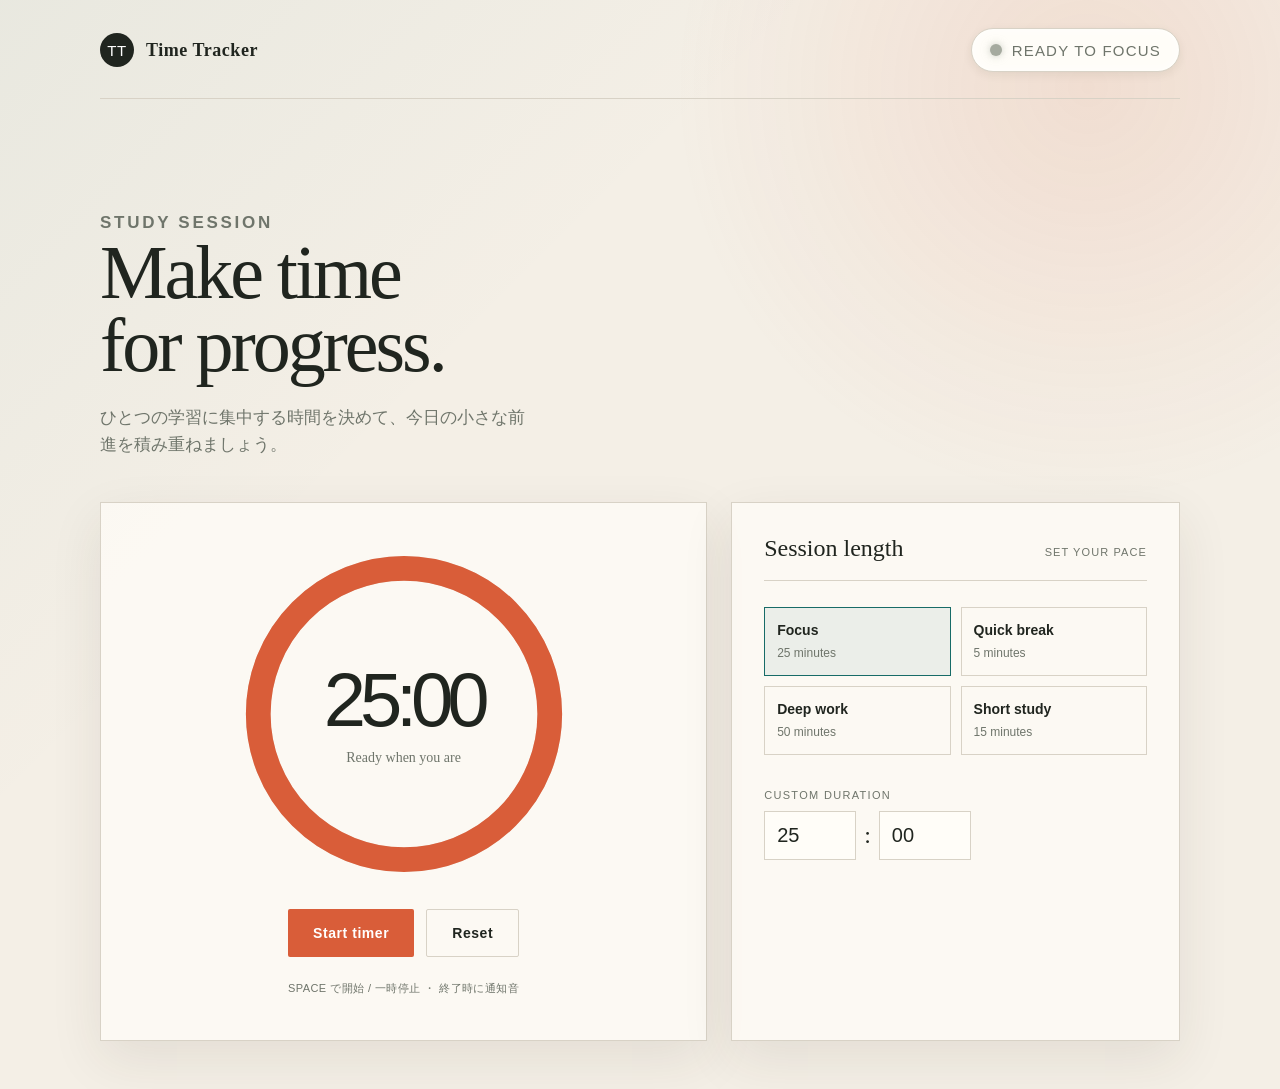
<file: index.html>
<!doctype html>
<html lang="ja">
<head>
	<meta charset="utf-8">
	<meta name="viewport" content="width=device-width, initial-scale=1">
	<meta name="theme-color" content="#f4efe6">
	<title>Focus Timer | Time Tracker</title>
	<link rel="stylesheet" href="style.css">

</head>
<body>
	<main class="shell">
		<header class="topbar"><div class="brand"><span class="brand-mark">TT</span><span>Time Tracker</span></div><div id="status" class="status">Ready to focus</div></header>
		<section class="content">
			<div class="intro"><p class="eyebrow">Study session</p><h1>Make time<br>for progress.</h1><p>ひとつの学習に集中する時間を決めて、今日の小さな前進を積み重ねましょう。</p></div>
			<div class="workspace">
				<section class="timer-panel" aria-label="タイマー"><div class="dial" aria-live="polite"><svg viewBox="0 0 120 120" aria-hidden="true"><circle class="dial-track" cx="60" cy="60" r="53"></circle><circle id="progress" class="dial-progress" cx="60" cy="60" r="53"></circle></svg><div class="dial-copy"><div id="time" class="time">25:00</div><div id="timeLabel" class="time-label">Ready when you are</div></div></div><div class="controls"><button id="startButton" class="primary" type="button">Start timer</button><button id="resetButton" class="secondary" type="button">Reset</button></div><p class="hint">SPACE で開始 / 一時停止 ・ 終了時に通知音</p></section>
				<aside class="settings-panel"><div class="panel-heading"><h2>Session length</h2><span>Set your pace</span></div><div class="preset-list" aria-label="時間プリセット"><button class="preset active" type="button" data-minutes="25"><strong>Focus</strong><small>25 minutes</small></button><button class="preset" type="button" data-minutes="5"><strong>Quick break</strong><small>5 minutes</small></button><button class="preset" type="button" data-minutes="50"><strong>Deep work</strong><small>50 minutes</small></button><button class="preset" type="button" data-minutes="15"><strong>Short study</strong><small>15 minutes</small></button></div><label class="field-label" for="minutes">Custom duration</label><div class="duration-fields"><input id="minutes" type="number" min="0" max="999" value="25" inputmode="numeric" aria-label="分"><span class="colon">:</span><input id="seconds" type="number" min="0" max="59" value="00" inputmode="numeric" aria-label="秒"></div><div id="notice" class="notice" role="status"></div></aside>
			</div>
		</section>
	</main>
	<script src="script.js"></script>

</body>
</html>
</file>
<file: style.css>
:root {
  --paper: #f4efe6;
  --ink: #20251f;
  --muted: #6f756b;
  --line: #d8d2c6;
  --card: #fffdf8;
  --accent: #d95d39;
  --accent-dark: #aa3e26;
  --teal: #176b67;
  --shadow: 0 18px 50px rgba(55,45,30,0.09);
}

* {
  box-sizing: border-box;
}

body {
  min-width: 320px;
  margin: 0;
  color: var(--ink);
  background: var(--paper);
  font-family: Georgia, "Times New Roman", serif;
}

button,
input {
  font: inherit;
}

button {
  cursor: pointer;
}

.shell {
  min-height: 100vh;
  padding: 28px clamp(20px, 5vw, 72px) 48px;
  background: radial-gradient(circle at 85% 8%, rgba(217, 93, 57, 0.12), transparent 28%), linear-gradient(135deg, rgba(23, 107, 103, 0.05), transparent 35%);
}

.topbar,
.content {
  width: min(1080px, 100%);
  margin: auto;
}

.topbar {
  display: flex;
  align-items: center;
  justify-content: space-between;
  padding-bottom: 26px;
  border-bottom: 1px solid var(--line);
}

.brand {
  display: flex;
  align-items: center;
  gap: 12px;
  font-size: 18px;
  font-weight: bold;
  letter-spacing: 0.03em;
}

.brand-mark {
  display: grid;
  place-items: center;
  width: 34px;
  height: 34px;
  color: white;
  background: var(--ink);
  border-radius: 50%;
  font: 15px Arial, sans-serif;
}

/* .status {
  display: flex;
  align-items: center;
  gap: 8px;
  color: var(--muted);
  font: 12px Arial, sans-serif;
  letter-spacing: 0.08em;
  text-transform: uppercase;
} */
/* .status {
    display: flex;
    align-items: center;
    gap: 8px;
    color: var(--muted);
    font: 16px Arial, sans-serif;
    letter-spacing: .08em;
    text-transform: uppercase;
}

.status::before {
  width: 7px;
  height: 7px;
  content: "";
  background: #a5aa9f;
  border-radius: 50%;
}

.status.is-running::before {
  background: var(--accent);
  box-shadow: 0 0 0 5px rgba(217, 93, 57, 0.12);
} */

.status {
    display: flex;
    align-items: center;
    justify-content: center;
    gap: 10px;

    min-width: 150px;
    height: 44px;
    padding: 0 18px;

    color: var(--muted);
    background: #fffdf8;

    border: 1px solid var(--line);
    border-radius: 999px;

    font: 15px Arial, sans-serif;
    letter-spacing: .08em;
    text-transform: uppercase;

    box-shadow:
        0 3px 10px rgba(55,45,30,.08),
        inset 0 0 12px rgba(255,255,255,.8);
}

.status::before {
    width: 12px;
    height: 12px;
    content: "";
    flex-shrink: 0;

    background: #a5aa9f;
    border-radius: 50%;

    box-shadow:
        0 0 6px rgba(165,170,159,.45),
        0 0 12px rgba(165,170,159,.2);
}

.status.is-running::before {
    background: var(--accent);

    box-shadow:
        0 0 6px rgba(217,93,57,.7),
        0 0 14px rgba(217,93,57,.45),
        0 0 22px rgba(217,93,57,.2);
}

.content {
  padding-top: clamp(42px, 8vw, 88px);
}

.intro {
  max-width: 580px;
  margin-bottom: 44px;
}

.eyebrow {
  margin: 0 0 12px;
  color: var(--accent-dark);
  font: 700 12px Arial, sans-serif;
  letter-spacing: 0.16em;
  text-transform: uppercase;
}

h1 {
  margin: 0;
  font-size: clamp(42px, 7vw, 76px);
  line-height: 0.96;
  font-weight: normal;
  letter-spacing: -0.04em;
}

.intro p {
  max-width: 440px;
  margin: 22px 0 0;
  color: var(--muted);
  font-size: 17px;
  line-height: 1.6;
}

.workspace {
  display: grid;
  grid-template-columns: minmax(0, 1.15fr) minmax(280px, 0.85fr);
  gap: 24px;
  align-items: stretch;
}

.timer-panel,
.settings-panel {
  border: 1px solid var(--line);
  background: rgba(255, 253, 248, 0.76);
  box-shadow: var(--shadow);
}

.timer-panel {
  display: flex;
  min-height: 500px;
  flex-direction: column;
  align-items: center;
  justify-content: center;
  padding: 44px 24px;
}

.dial {
  position: relative;
  width: min(330px, 76vw);
  aspect-ratio: 1;
}

.dial svg {
  width: 100%;
  height: 100%;
  transform: rotate(-90deg);
}

.dial-track,
.dial-progress {
  fill: none;
  stroke-width: 9;
}

.dial-track {
  stroke: #e5dfd4;
}

.dial-progress {
  stroke: var(--accent);
  stroke-linecap: round;
  transition: stroke-dashoffset 0.35s ease;
}

.dial-copy {
  position: absolute;
  inset: 0;
  display: flex;
  flex-direction: column;
  align-items: center;
  justify-content: center;
}

.time {
  font: 400 clamp(52px, 9vw, 76px) / 1 Arial, sans-serif;
  letter-spacing: -0.08em;
}

.time-label {
  margin-top: 12px;
  color: var(--muted);
  font-size: 14px;
}

.controls {
  display: flex;
  gap: 12px;
  margin-top: 28px;
}

.primary,
.secondary {
  min-height: 48px;
  border: 0;
  padding: 0 25px;
  border-radius: 2px;
  font: 700 14px Arial, sans-serif;
  letter-spacing: 0.04em;
}

.primary {
  color: white;
  background: var(--accent);
}

.primary:hover {
  background: var(--accent-dark);
}

.secondary {
  color: var(--ink);
  background: transparent;
  border: 1px solid var(--line);
}

.secondary:hover {
  border-color: var(--ink);
}

.hint {
  margin: 24px 0 0;
  color: var(--muted);
  font: 11px Arial, sans-serif;
  letter-spacing: 0.04em;
}

.settings-panel {
  padding: 32px;
}

.panel-heading {
  display: flex;
  justify-content: space-between;
  align-items: baseline;
  border-bottom: 1px solid var(--line);
  padding-bottom: 18px;
}

h2 {
  margin: 0;
  font-size: 24px;
  font-weight: normal;
}

.panel-heading span {
  color: var(--muted);
  font: 11px Arial, sans-serif;
  letter-spacing: 0.1em;
  text-transform: uppercase;
}

.preset-list {
  display: grid;
  grid-template-columns: 1fr 1fr;
  gap: 10px;
  margin: 26px 0 34px;
}

.preset {
  padding: 14px 12px;
  color: var(--ink);
  background: transparent;
  border: 1px solid var(--line);
  text-align: left;
}

.preset strong {
  display: block;
  margin-bottom: 5px;
  font: 700 14px Arial, sans-serif;
}

.preset small {
  color: var(--muted);
  font: 12px Arial, sans-serif;
}

.preset.active,
.preset:hover {
  border-color: var(--teal);
  background: rgba(23, 107, 103, 0.07);
}

.field-label {
  display: block;
  margin-bottom: 10px;
  color: var(--muted);
  font: 11px Arial, sans-serif;
  letter-spacing: 0.12em;
  text-transform: uppercase;
}

.duration-fields {
  display: flex;
  align-items: center;
  gap: 8px;
}

.duration-fields input {
  width: 92px;
  padding: 12px;
  color: var(--ink);
  background: var(--card);
  border: 1px solid var(--line);
  font: 20px Arial, sans-serif;
}

.duration-fields input:focus {
  outline: 2px solid rgba(23, 107, 103, 0.3);
  border-color: var(--teal);
}

.colon {
  font-size: 24px;
}

.notice {
  min-height: 22px;
  margin-top: 30px;
  color: var(--teal);
  font: 13px Arial, sans-serif;
  line-height: 1.5;
}

@media (max-width: 700px) {
  .topbar {
    padding-bottom: 18px;
  }

  .status {
    font-size: 0;
  }

  .workspace {
    grid-template-columns: 1fr;
  }

  .timer-panel {
    min-height: 420px;
  }

  .settings-panel {
    padding: 26px 22px;
  }
}
</file>
